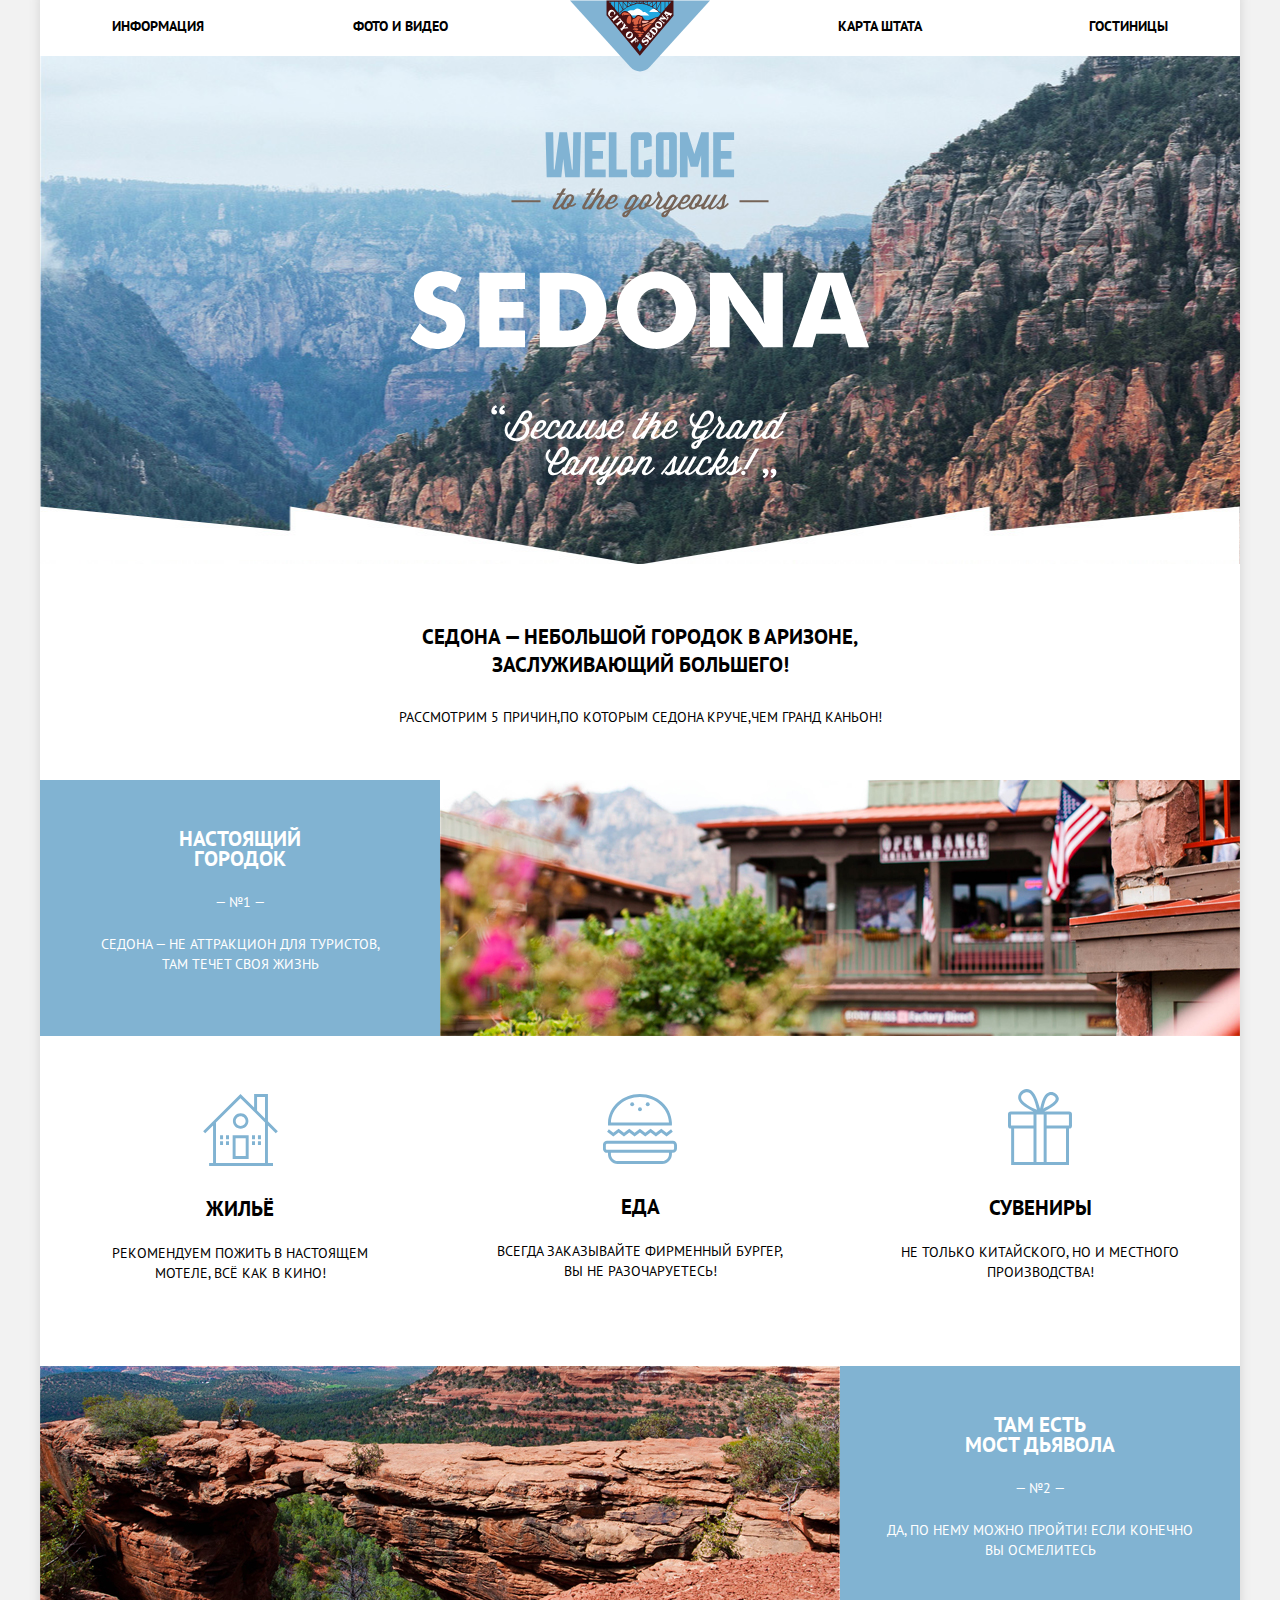
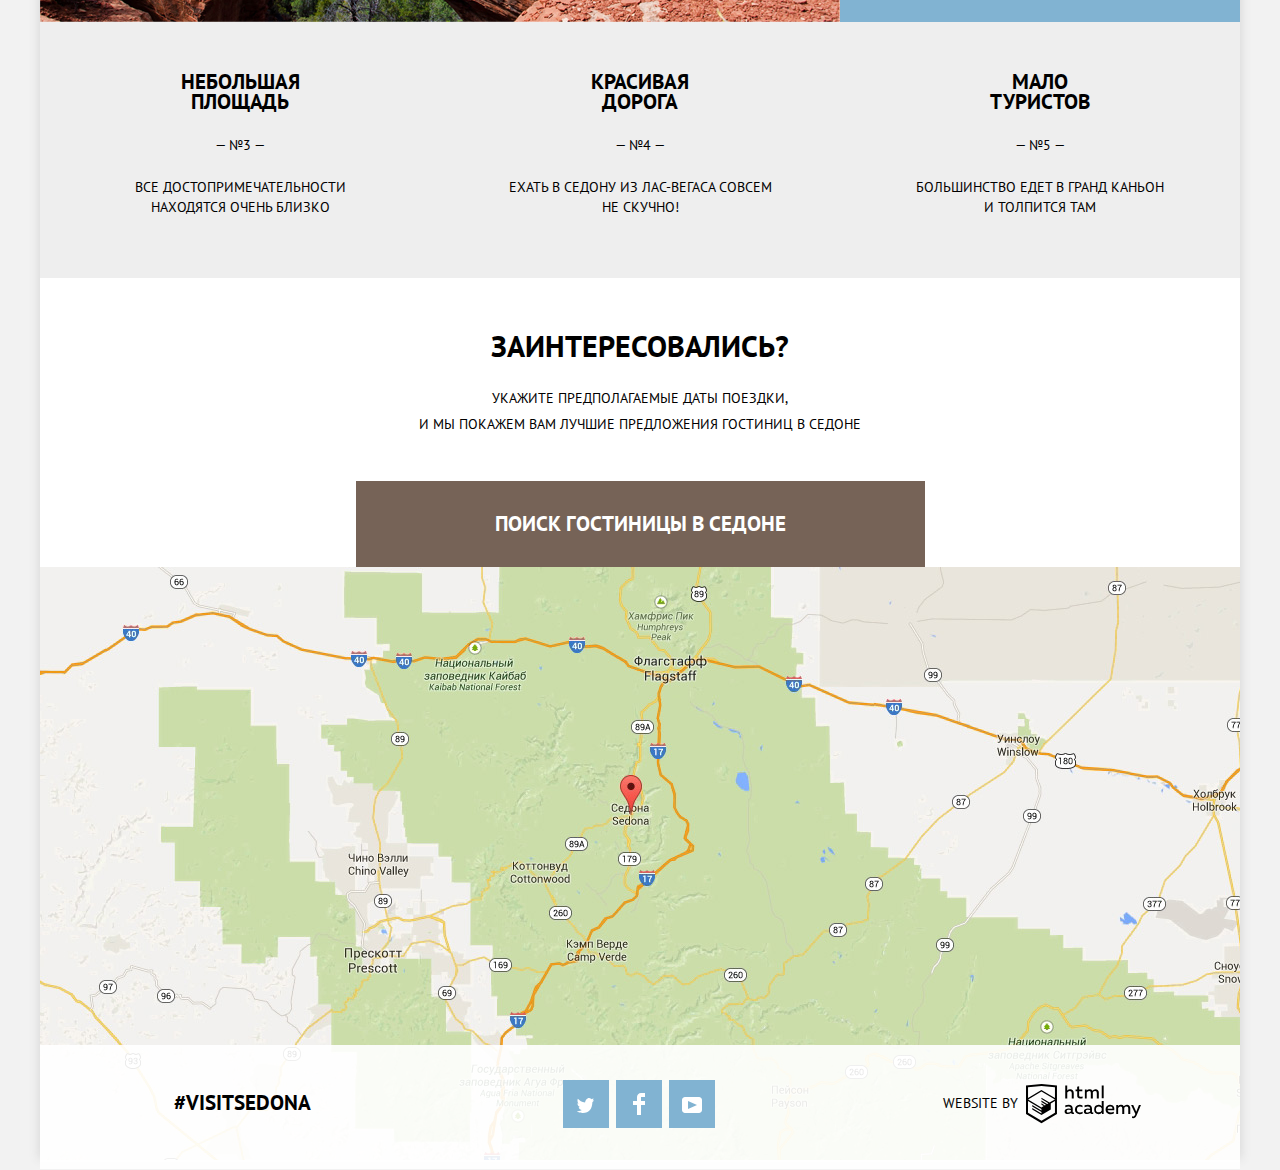
<file: index.html>
<!DOCTYPE html>
<html lang="ru">
  <head>
    <meta charset="utf-8">
    <title>HTML Academy: Седона</title>
    <link href="https://fonts.googleapis.com/css?family=PT+Sans:400,700&amp;subset=cyrillic" rel="stylesheet">
    <link href="css/normalize.css" rel="stylesheet">
    <link href="css/style.css" rel="stylesheet">
  </head>
  <body class="main_page">
  <div class="container">
    <header class="main_header">
      <nav class="main_navigation ">
      <img class="header_main_logo" src="img/index-logo.svg" alt="Логотип городка Седона" width="140" height="72">
        <ul class="site_navigation">
          <li class="option_left"><a href="info.html" >Информация</a></li>
          <li class="option_left"><a href="media.html">Фото и видео</a></li>
          <li class="option_right"><a href="map.html">Карта штата</a></li>
          <li class="option_right"><a href="catalog.html">Гостиницы</a></li>
        </ul>
      </nav>
    </header>
    <main class="main_info">
      <section class="welcome">
        <h1 class="hidden">Sedona</h1>
        <img class="welcome_inscription" src="img/welcome.svg" alt="Надписи" width="460" height="350">
      </section>
      <section class="reasons_intro">
        <h2 class="hidden">Причины съезить в Седону</h2>
        <b>Седона — небольшой городок в Аризоне,<br>
          заслуживающий большего!</b>
        <p>
          Рассмотрим 5 причин,по которым Седона круче,чем Гранд Каньон!
        </p>
      </section>
      <section class="reasons_list">
        <section class="reasons">
          <div class="reason white_reason">
            <h2>Настоящий городок</h2>
            <span>— №1 —</span>
            <p class="centering">Седона — не аттракцион для туристов, там течет своя жизнь</p>
          </div>
            <img src="img/main-page-pic-1.jpg" alt="Красивое фото" width="800" height="256">
          </section>
          <section class="reasons">
            <div class="reason without_number">
              <div class="without_number_picture">
                <svg xmlns="http://www.w3.org/2000/svg" width="75" height="72" viewBox="0 0 75 72">
                  <g fill="#81B3D2">
                  <path d="M29.656 65.033h16V41.21h-16v23.823zm2.937-20.899h10.125V62.11H32.593V44.134z"/>
                  <path d="M72.771 39.253l2.076-2.068-9.908-9.865V0H51.127v13.567L37.5 0 .152 37.185l2.077 2.068 7.832-7.795v37.618H6.124V72h63.875v-2.924H64.94V31.458l7.831 7.795zM62.002 69.076H12.999V28.534L37.5 4.149l24.502 24.385v40.542zm0-44.682l-7.938-7.902V2.924h7.938v21.47z"/>
                  <path d="M29.906 27.08c0 4.261 3.47 7.713 7.75 7.713 4.279 0 7.75-3.452 7.75-7.713 0-4.259-3.471-7.713-7.75-7.713-4.281 0-7.75 3.454-7.75 7.713zm7.75-4.945c2.744 0 4.969 2.214 4.969 4.945 0 2.732-2.225 4.948-4.969 4.948-2.746 0-4.97-2.216-4.97-4.948 0-2.731 2.225-4.945 4.97-4.945zM17.061 41.21h3v3.919h-3zM22.999 41.21h3v3.919h-3zM17.061 47.182h3v3.919h-3zM22.999 47.182h3v3.919h-3zM48.998 41.21h3v3.919h-3zM54.936 41.21h3v3.919h-3zM48.998 47.182h3v3.919h-3zM54.936 47.182h3v3.919h-3z"/>
                  </g>
                </svg>
              </div>
              <h2>Жильё</h2>
              <p class="centering">Рекомендуем пожить в настоящем мотеле, всё как в кино!</p>
            </div>
            <div class="reason without_number">
              <div class="without_number_picture">
                <svg xmlns="http://www.w3.org/2000/svg" width="74" height="70" viewBox="0 0 74 70">
                  <g fill="#81B3D2">
                    <path d="M69.854 46.71H4.051c-2.274 0-4.135 1.94-4.135 4.313v3.504c0 2.372 1.861 4.313 4.135 4.313h.93v1.053c0 5.536 4.341 10.065 9.648 10.065h44.646c5.306 0 9.648-4.529 9.648-10.065V58.84h.93c2.274 0 4.135-1.941 4.135-4.313v-3.504c0-2.373-1.86-4.313-4.134-4.313zm-3.848 13.184c0 3.871-3.019 7.021-6.73 7.021H14.629c-3.711 0-6.731-3.15-6.731-7.021v-1.053h58.107v1.053zm5.065-5.367c0 .688-.558 1.271-1.218 1.271H4.051c-.66 0-1.217-.582-1.217-1.271v-3.504c0-.688.558-1.271 1.217-1.271h65.802c.66 0 1.218.582 1.218 1.271v3.504zM15.634 38.406l5.323 4.059 5.326-4.059 5.328 4.059 5.328-4.059 5.328 4.059 5.329-4.059 5.327 4.059 5.33-4.06 5.336 4.059 6.194-4.712-1.72-2.459-4.474 3.403-5.336-4.057-5.33 4.056-5.327-4.057-5.329 4.057-5.328-4.057-5.328 4.057-5.328-4.057-5.325 4.057-5.323-4.057-5.327 4.057-4.467-3.401-1.721 2.457 6.188 4.714zM7.978 31.544H68.855c.041-.619.069-1.241.069-1.87 0-.394-.016-.783-.032-1.173C68.227 12.657 54.186 0 36.952 0 19.719 0 5.677 12.657 5.013 28.501c-.017.39-.032.78-.032 1.173 0 .629.028 1.251.07 1.87h2.927zM36.952 3.043c15.591 0 28.35 11.316 29.021 25.458H7.931c.673-14.142 13.43-25.458 29.021-25.458z"/><ellipse cx="36.952" cy="15.26" rx="1.945" ry="2.03"/><ellipse cx="29.172" cy="10.23" rx="1.946" ry="2.03"/><ellipse cx="44.732" cy="10.23" rx="1.946" ry="2.03"/>
                  </g>
                </svg>
              </div>
              <h2>Еда</h2>
              <p class="centering">Всегда заказывайте фирменный бургер, вы не разочаруетесь!</p>
            </div>
            <div class="reason without_number souvenir">
              <div class="without_number_picture">
                <svg xmlns="http://www.w3.org/2000/svg" width="64" height="76" viewBox="0 0 64 76">
                  <path fill-rule="evenodd" clip-rule="evenodd" fill="#81B3D2" d="M61.097 22.501H36.312C50.125 15.602 51.229 11.25 50.72 8.816c-1.162-3.963-5.692-7.023-10.002-5.407-5.569 2.089-7.137 10.388-8.644 16.387-1.924-6.07-3.784-13.814-8.136-17.737C22.677.921 20.843-.205 18.175.031c-4.026.356-9.802 5.382-7.458 10.981 2.251 5.378 9.687 8.777 14.578 11.489H2.879A2.882 2.882 0 0 0 0 25.37v11.322a2.882 2.882 0 0 0 2.879 2.869h.274V76h57.841V39.561h.103a2.882 2.882 0 0 0 2.88-2.869V25.37a2.882 2.882 0 0 0-2.88-2.869zM42.413 5.944c2.103-.31 4.982 1.299 5.255 3.209.393 2.756-3.4 5.255-5.086 6.421-2.523 1.744-4.928 2.643-7.287 4.055.884-3.69 2.549-13.011 7.118-13.685zm-22.882 9.968c-2.225-1.485-6.544-4.431-6.44-7.771.112-3.595 5.743-6.57 8.814-3.886 3.856 3.371 5.713 11.105 7.119 16.557-3.249-1.539-6.328-2.788-9.493-4.9zm5.972 57.114H6.136V39.561h19.368v33.465zm0-36.502H3.046V25.538h22.457v10.986zm10.157 0v36.503h-7.174V25.538h7.174v10.986zm22.351 36.502H38.644V39.561h19.367v33.465zm2.92-36.502H38.644V25.538h22.287v10.986z"/>
                </svg>
              </div>
              <h2>Сувениры</h2>
              <p class="centering">Не только китайского, но и местного<br>производства!</p>
            </div>
          </section>
          <section class="reasons">
            <img src="img/main-page-pic-2.jpg" alt="Красивый вид" width="800" height="256">
            <div class="reason white_reason">
              <h2>Там есть<br>Мост дьявола</h2>
              <span>— №2 —</span>
              <p  class="devils_bridge_centering">Да, по нему можно пройти! Если конечно вы осмелитесь</p>
            </div>
          </section>
          <section class="reasons">
            <div class="reason second_color small_area">
              <h2>Небольшая площадь</h2>
              <span>— №3 —</span>
              <p>Все достопримечательности находятся очень близко</p>
            </div>
            <div class="reason second_color beautiful_highway">
              <h2>Красивая дорога</h2>
              <span>— №4 —</span>
              <p>Ехать в Седону из Лас-Вегаса совсем не скучно!</p>
            </div>
            <div class="reason second_color few_tourists">
              <h2>Мало туристов</h2>
              <span>— №5 —</span>
              <p>Большинство едет в гранд каньон и толпится там</p>
            </div>
          </section>
      </section>
      <section class="interesting">
        <h2>Заинтересовались?</h2>
        <p class="date_form">
          Укажите предполагаемые даты поездки,<br>
          И мы покажем вам лучшие предложения гостиниц в Седоне
        </p>
      </section>
      <section class="map">
        <a href="#" class="brown button close_open_button">
          Поиск гостиницы в Седоне
        </a>
        <div class="map_image" aria-label="Седона находится в США штате ,,Аризона,,(координаты 34.860988, -111.787756)">
          <iframe src="https://www.google.com/maps/embed?pb=!1m16!1m10!1m3!1d836633.2214480959!2d-111.6685898161538!3d35.00943502382285!2m1!3f0!3m2!1i1024!2i768!4f13.1!3m3!1m2!1s0x872da132f942b00d%3A0x5548c523fa6c8efd!2z0KHQtdC00L7QvdCwLCDQkNGA0LjQt9C-0L3QsCA4NjMzNiwg0KHQqNCQ!5e0!3m2!1sru!2sru!4v1545236852303" width="1200" height="595" style="border:0" allowfullscreen >
          </iframe>
        </div>
      </section>
      <section class="modal_window modal_close">
        <h2 class="hidden">Окно поиска отеля</h2>
        <form class="modal_form" action="#" method="get">
            <p>
              <label for="arrival_data_form">Дата заезда:</label>
              <input type="text" class="arrival_data_form" name="arrival_data" id="arrival_data_form" value="24 апреля 2017">
              <button type="button" class="button calendar calendar_first">
                <span class="hidden">Кнопка для открытия календаря-выбора</span>
                <svg version="1.1" id="Layer_4" xmlns="http://www.w3.org/2000/svg" xmlns:xlink="http://www.w3.org/1999/xlink" x="0px" y="0px"
                   width="21px" height="22px" viewBox="0 0 21 22" enable-background="new 0 0 21 22" xml:space="preserve">
                  <path d="M19.251,2.025h-2.845V0.648c0-0.381-0.294-0.689-0.656-0.689c-0.363,0-0.656,0.308-0.656,0.689v1.377h-3.938V0.648
                    c0-0.381-0.294-0.689-0.655-0.689c-0.363,0-0.657,0.308-0.657,0.689v1.377H5.906V0.648c0-0.381-0.294-0.689-0.656-0.689
                    c-0.363,0-0.657,0.308-0.657,0.689v1.377H1.75C0.784,2.025,0,2.847,0,3.862v16.302C0,21.179,0.784,22,1.75,22h17.501
                    C20.217,22,21,21.179,21,20.164V3.862C21,2.847,20.217,2.025,19.251,2.025z M19.688,20.164c0,0.253-0.195,0.459-0.437,0.459H1.75
                    c-0.241,0-0.438-0.206-0.438-0.459V3.862c0-0.253,0.196-0.459,0.438-0.459h2.844v1.378c0,0.381,0.294,0.689,0.657,0.689
                    c0.362,0,0.656-0.308,0.656-0.689V3.403h3.938v1.378c0,0.381,0.294,0.689,0.657,0.689c0.361,0,0.655-0.308,0.655-0.689V3.403h3.938
                    v1.378c0,0.381,0.293,0.689,0.656,0.689c0.362,0,0.656-0.308,0.656-0.689V3.403h2.845c0.241,0,0.437,0.206,0.437,0.459V20.164z"/>
                  <rect x="4.594" y="8.225" width="2.625" height="2.066"/>
                  <rect x="4.594" y="11.668" width="2.625" height="2.067"/>
                  <rect x="4.594" y="15.112" width="2.625" height="2.066"/>
                  <rect x="9.188" y="15.112" width="2.625" height="2.066"/>
                  <rect x="9.188" y="11.668" width="2.625" height="2.067"/>
                  <rect x="9.188" y="8.225" width="2.625" height="2.066"/>
                  <rect x="13.781" y="15.112" width="2.625" height="2.066"/>
                  <rect x="13.781" y="11.668" width="2.625" height="2.067"/>
                  <rect x="13.781" y="8.225" width="2.625" height="2.066"/>
                </svg>
              </button>
            </p>
            <p>
              <label for="departure_data_form">Дата выезда:</label>
              <input type="text" class="departure_data_form" name="departure_data" id="departure_data_form" value="4 июля 2017">
              <button type="button" class="button calendar calendar_second">
                <span class="hidden">Кнопка для открытия календаря-выбора</span>
                <svg version="1.1" id="Layer_5" xmlns="http://www.w3.org/2000/svg" xmlns:xlink="http://www.w3.org/1999/xlink" x="0px" y="0px"
                   width="21px" height="22px" viewBox="0 0 21 22" enable-background="new 0 0 21 22" xml:space="preserve">
                  <path d="M19.251,2.025h-2.845V0.648c0-0.381-0.294-0.689-0.656-0.689c-0.363,0-0.656,0.308-0.656,0.689v1.377h-3.938V0.648
                    c0-0.381-0.294-0.689-0.655-0.689c-0.363,0-0.657,0.308-0.657,0.689v1.377H5.906V0.648c0-0.381-0.294-0.689-0.656-0.689
                    c-0.363,0-0.657,0.308-0.657,0.689v1.377H1.75C0.784,2.025,0,2.847,0,3.862v16.302C0,21.179,0.784,22,1.75,22h17.501
                    C20.217,22,21,21.179,21,20.164V3.862C21,2.847,20.217,2.025,19.251,2.025z M19.688,20.164c0,0.253-0.195,0.459-0.437,0.459H1.75
                    c-0.241,0-0.438-0.206-0.438-0.459V3.862c0-0.253,0.196-0.459,0.438-0.459h2.844v1.378c0,0.381,0.294,0.689,0.657,0.689
                    c0.362,0,0.656-0.308,0.656-0.689V3.403h3.938v1.378c0,0.381,0.294,0.689,0.657,0.689c0.361,0,0.655-0.308,0.655-0.689V3.403h3.938
                    v1.378c0,0.381,0.293,0.689,0.656,0.689c0.362,0,0.656-0.308,0.656-0.689V3.403h2.845c0.241,0,0.437,0.206,0.437,0.459V20.164z"/>
                  <rect x="4.594" y="8.225" width="2.625" height="2.066"/>
                  <rect x="4.594" y="11.668" width="2.625" height="2.067"/>
                  <rect x="4.594" y="15.112" width="2.625" height="2.066"/>
                  <rect x="9.188" y="15.112" width="2.625" height="2.066"/>
                  <rect x="9.188" y="11.668" width="2.625" height="2.067"/>
                  <rect x="9.188" y="8.225" width="2.625" height="2.066"/>
                  <rect x="13.781" y="15.112" width="2.625" height="2.066"/>
                  <rect x="13.781" y="11.668" width="2.625" height="2.067"/>
                  <rect x="13.781" y="8.225" width="2.625" height="2.066"/>
                </svg>
              </button>
            </p>
            <p>
              <label for="grownup_form">Взрослые:</label>
              <button class="button grownup_minus modal_button" type="button">
                <span class="hidden">кнопка для уменьшения количества взрослых в форме</span>
              </button>
              <input type="text" class="grownup_form" name="grownup" id="grownup_form" value="2">
              <button  class="button grownup_plus modal_button" type="button">
                <span class="hidden">кнопка для увеличения количества взрослых в форме</span>
              </button>

              <label for="child_form">Дети:</label>
              <button  class="button child_minus modal_button" type="button">
                <span class="hidden">кнопка для уменьшения количества детей в форме</span>
              </button>
              <input type="text" class="child_form" name="child" id="child_form" value="0">
              <button  class="button child_plus modal_button" type="button">
                <span class="hidden">кнопка для увеличения количества детей в форме</span>
              </button>
            </p>
            <div>
              <button class="blue button search_button" type="submit">
                Найти
              </button>
            </div>
        </form>
      </section>
    </main>
    <footer class="main_footer">
      <div class="focus_text footer_hashtag">
        <a href="#" class="hashtag" >
          #VISITSEDONA
        </a>
      </div>
      <div class="footer_social">
        <a class="social_button blue" href="#">
          <span class="hidden">Твиттер</span>
          <div class="icon-twitter">
            <svg version="1.1" id="Layer_1" xmlns="http://www.w3.org/2000/svg" xmlns:xlink="http://www.w3.org/1999/xlink" x="0px" y="0px"
              width="17" height="15" viewBox="0 0 17 15" enable-background="new 0 0 17 15" xml:space="preserve">
                <path d="M10.95,0.144c1.685-0.496,2.984,0.27,3.577,1.179c0.673-0.231,1.331-0.481,2.011-0.708
                c-0.004,0.861-0.522,1.513-0.857,1.768c0.685,0.17,1.304-0.491,1.304-0.491c-0.169,1-1.006,1.788-1.563,2.024
                c-0.231,6.75-3.175,11.217-10.077,11.082c-0.522,0,0.075,0-0.446,0c-0.41,0-4.164-0.46-4.898-1.887
                c2.271,0.196,3.893-0.422,4.693-1.177c-0.96-0.3-2.679-0.477-2.979-2.95C2.064,9.09,2.279,9.212,2.905,9.103
                C1.705,8.247,0.374,7.53,0.448,5.33c0.285,0.328,1.067,0.536,1.34,0.472c-0.703-0.241-1.97-3.36-0.894-4.952
                c1.818,1.854,3.735,3.606,7.152,3.773C8.254,2.33,9.183,0.793,10.95,0.144z"/>
            </svg>
          </div>
        </a>
        <a class="social_button blue" href="#">
          <span class="hidden">Фейсбук</span>
          <div class="icon-facebook">
            <svg version="1.1" id="Layer_2" xmlns="http://www.w3.org/2000/svg" xmlns:xlink="http://www.w3.org/1999/xlink" x="0px" y="0px"
              width="12" height="22" viewBox="0 0 12 22" enable-background="new 0 0 12 22" xml:space="preserve">
              <path d="M12,4V0H8C5.791,0,4,1.791,4,4v4H0v4h4v10h4V12h4V8H8V4H12z"/>
            </svg>
          </div>
        </a>
        <a class="social_button blue" href="#">
          <span class="hidden">Ютуб</span>
          <div class="icon-youtube">
            <svg version="1.1" id="Layer_23" xmlns="http://www.w3.org/2000/svg" xmlns:xlink="http://www.w3.org/1999/xlink" x="0px" y="0px"
             width="20" height="16" viewBox="0 0 20 16" enable-background="new 0 0 20 16" xml:space="preserve">
             <path d="M17,0H3C1.35,0,0,1.35,0,3v10c0,1.65,1.35,3,3,3h14c1.65,0,3-1.35,3-3V3C20,1.35,18.65,0,17,0z
             M6.027,11.998V4.002L15.014,8L6.027,11.998z"/>
           </svg>
          </div>
        </a>
      </div>
      <div class="footer_copyright">
        <span class="website_by">
          Website by
        </span>
        <a href="https://htmlacademy.ru/intensive/htmlcss" class="copyright_link">
          <div class="htmlacademy_logo">
            <svg id="htmlacademy" data-name="Layer 3" xmlns="http://www.w3.org/2000/svg" viewBox="0 0 108.08 36.85" width="115px" height="41px">
              <path d="M44.61,26.88a2,2,0,0,0,.55-0.1v1.33a3.25,3.25,0,0,1-1.18.21,1.67,1.67,0,0,1-1.67-1,4.84,4.84,0,0,1-3.14,1.08c-1.51,0-2.91-.83-2.91-2.55,0-2.13,2-2.79,3.71-2.79a11.08,11.08,0,0,1,2.17.25v-0.3c0-1-.76-1.77-2.19-1.77a7.42,7.42,0,0,0-3,.64v-1.7a10.21,10.21,0,0,1,3.19-.55c2.36,0,3.81,1.12,3.81,3.65v3a0.54,0.54,0,0,0,.49.59h0.17Zm-6.44-1.13A1.35,1.35,0,0,0,39.63,27h0.11a3.39,3.39,0,0,0,2.41-1V24.58a9.72,9.72,0,0,0-1.81-.21c-1,0-2.16.33-2.16,1.38h0Zm12.36-6.11a5,5,0,0,1,2.57.64V22a4.08,4.08,0,0,0-2.3-.7,2.75,2.75,0,1,0,0,5.49,5,5,0,0,0,2.43-.64v1.71a6.27,6.27,0,0,1-2.76.57A4.21,4.21,0,0,1,46,24.51q0-.21,0-0.41a4.32,4.32,0,0,1,4.18-4.46h0.38Zm12.17,7.24a2,2,0,0,0,.55-0.1v1.33a3.25,3.25,0,0,1-1.18.21,1.67,1.67,0,0,1-1.67-1,4.84,4.84,0,0,1-3.14,1.08c-1.51,0-2.91-.83-2.91-2.55,0-2.13,2-2.79,3.71-2.79a11.08,11.08,0,0,1,2.17.25v-0.3c0-1-.76-1.77-2.19-1.77a7.42,7.42,0,0,0-3,.64v-1.7a10.21,10.21,0,0,1,3.19-.55c2.36,0,3.81,1.12,3.81,3.65v3a0.54,0.54,0,0,0,.49.59h0.17Zm-6.44-1.13A1.35,1.35,0,0,0,57.73,27h0.11a3.39,3.39,0,0,0,2.41-1V24.58a9.72,9.72,0,0,0-1.81-.21c-1.06,0-2.16.33-2.16,1.38h0ZM73,16V28.2H71.35V26.88a3.88,3.88,0,0,1-3.19,1.54,4.4,4.4,0,0,1,0-8.78,3.81,3.81,0,0,1,3,1.3V16H73Zm-4.53,5.22a2.76,2.76,0,1,0,0,5.52A2.86,2.86,0,0,0,71.15,25V23A2.91,2.91,0,0,0,68.49,21.27ZM79,19.64c3.31,0,4.46,2.68,3.92,5.09H76.7c0.21,1.5,1.67,2.11,3.19,2.11a6.11,6.11,0,0,0,2.64-.59v1.6a7.14,7.14,0,0,1-3,.57C77,28.42,74.78,27,74.78,24a4.18,4.18,0,0,1,4-4.39H79Zm0.09,1.54a2.28,2.28,0,0,0-2.44,2.1v0.06H81.3A2,2,0,0,0,79.13,21.18Zm5.73,7V19.87h1.65v1a3.81,3.81,0,0,1,2.78-1.27A2.86,2.86,0,0,1,91.89,21a4.12,4.12,0,0,1,2.91-1.33A3.06,3.06,0,0,1,98,23V28.2h-1.9V23.05a1.59,1.59,0,0,0-1.42-1.75H94.42a2.8,2.8,0,0,0-2.07,1.12V28.2h-1.9V23.05A1.59,1.59,0,0,0,89,21.31H88.8a3,3,0,0,0-2.21,1.29v5.63H84.86Zm21.31-8.33h1.9l-3.91,9.46c-0.9,2.17-2.09,2.86-3.35,2.86a4.76,4.76,0,0,1-1.1-.14V30.46a2.86,2.86,0,0,0,.85.12c0.9,0,1.58-.64,2.07-1.9l0.17-.42-4-8.4h2l2.86,6.29ZM38.73,1.46V6.22a3.81,3.81,0,0,1,2.7-1.14,3.25,3.25,0,0,1,3.44,3.4v5.15H43V8.72a1.81,1.81,0,0,0-1.61-2h-0.3a2.93,2.93,0,0,0-2.32,1.39v5.52h-1.9V1.46h1.9ZM49.94,2.31v3h3V6.91h-3v3.81c0,1.1.5,1.46,1.58,1.46a4.49,4.49,0,0,0,1.69-.33v1.6A6.8,6.8,0,0,1,51,13.8a2.55,2.55,0,0,1-2.86-2.74V6.89H46.58V5.26h1.5V2.74Zm5.4,11.31V5.28H57v1A3.81,3.81,0,0,1,59.77,5a2.86,2.86,0,0,1,2.6,1.33A4.12,4.12,0,0,1,65.28,5,3.06,3.06,0,0,1,68.44,8.4v5.21h-1.9V8.46a1.59,1.59,0,0,0-1.42-1.75H64.89a2.8,2.8,0,0,0-2.07,1.12v5.78h-1.9V8.46A1.59,1.59,0,0,0,59.5,6.71H59.27A3,3,0,0,0,57.06,8v5.63H55.34ZM71.17,1.45H73V13.6H71.17V1.45ZM14.71,0H14.55L0,1.54V28.21l14.55,8.66,14.55-8.66V1.54Zm12.5,27.1L14.55,34.64,1.9,27.12V16.18l12.59,7.5V25L5.86,19.9v1.31l8.68,5.21v1.39L5.87,22.65V24l8.68,5.21,8.75-5.24V18.31L27.2,16V27.12Zm0-12.53-3.48,2-1.6,1L14.51,13v1.31L21,18.23H21l-0.14.09-1,.54-5.37-3.2V17l4.24,2.52-1,.67-3.2-1.9v1.31l2.1,1.24L14.5,22.1,2,14.65,14.51,7.11Zm0-1.32L14.49,5.76,1.91,13.25v-10L14.56,1.92,27.21,3.25v10h0Z" />
          </svg>
          </div>
        </a>
      </div>
    </footer>
  </div>
  <script src="js/squeezed-script.js"></script>
  </body>
</html>
</file>
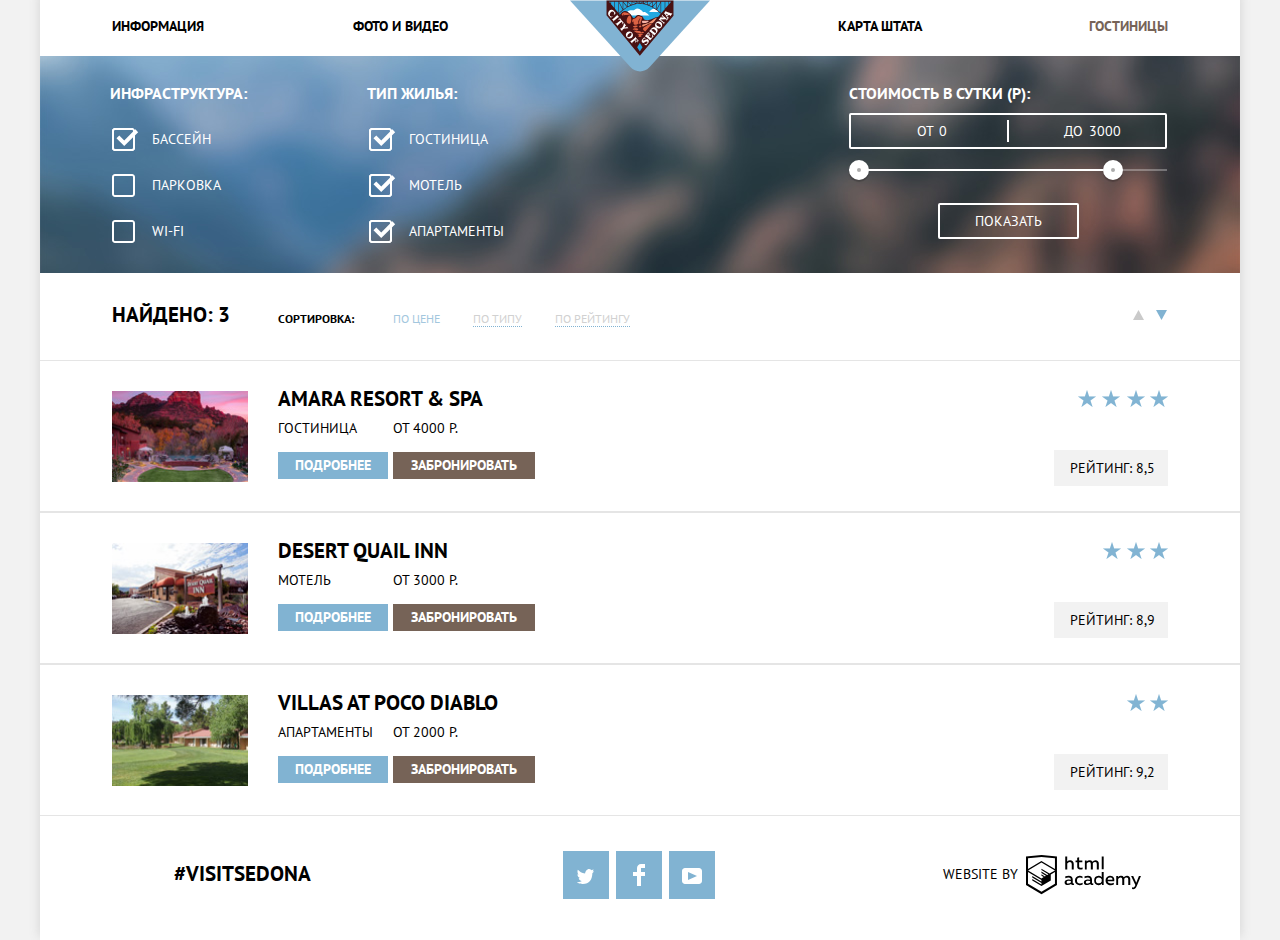
<file: catalog.html>
<!DOCTYPE html>
<html lang="ru">
  <head>
    <meta charset="utf-8">
    <title>HTML Academy: Седона : Гостиницы </title>
    <link href="https://fonts.googleapis.com/css?family=PT+Sans:400,700&amp;subset=cyrillic" rel="stylesheet">
    <link href="css/normalize.css" rel="stylesheet">
    <link href="css/style.css" rel="stylesheet">
  </head>
  <body class="other_page">
  <div class="container">
    <header class="main_header">
      <nav class="main_navigation">
        <a class="header_main_logo_flex" href="index.html">
          <img class="header_main_logo" src="img/index-logo.svg" alt="Логотип городка Седона" width="140" height="72">
        </a>
        <ul class="site_navigation">
          <li class="option_left"><a href="info.html" >Информация</a></li>
          <li class="option_left"><a href="media.html">Фото и видео</a></li>
          <li class="option_right"><a href="map.html">Карта штата</a></li>
          <li class="other_page_site_navigation_active option_right"><a>Гостиницы</a></li>
        </ul>
      </nav>
    </header>
    <main class="main_info">
      <h1 class="hidden">Гостиницы в Седоне</h1>
      <section class="filter">
        <form class="filter" method="get" action="#">
          <fieldset class="filter_infrastructure">
            <legend>Инфраструктура:</legend>
            <ul>
              <li class="filter_option">
                <input class="hidden filter_input_checkbox" type="checkbox" name="checkbox_pool" id="checkbox_pool" checked>
                <label for="checkbox_pool">Бассейн</label>
              </li>
              <li class="filter_option">
                <input class="hidden filter_input_checkbox" type="checkbox" name="checkbox_parking" id="checkbox_parking">
                <label for="checkbox_parking">Парковка</label>
              </li>
              <li class="filter_option">
                <input class="hidden filter_input_checkbox" type="checkbox" name="checkbox_wifi" id="checkbox_wifi">
                <label for="checkbox_wifi">Wi-Fi</label>
              </li>
            </ul>
          </fieldset>
          <fieldset class="filter_housing">
            <legend>Тип жилья:</legend>
            <ul>
              <li class="filter_option">
                <input class="hidden filter_input_checkbox" type="checkbox" name="checkbox_hotel" id="checkbox_hotel" checked>
                <label for="checkbox_hotel">Гостиница</label>
              </li>
              <li class="filter_option">
                <input class="hidden filter_input_checkbox" type="checkbox" name="checkbox_Motel" id="checkbox_Motel" checked>
                <label for="checkbox_Motel">Мотель</label>
              </li>
              <li class="filter_option">
                <input class="hidden filter_input_checkbox" type="checkbox" name="checkbox_apartment" id="checkbox_apartment" checked>
                <label for="checkbox_apartment">Апартаменты</label>
              </li>
            </ul>
          </fieldset>
          <div class="filter_range">
              <p class="filter_title">Стоимость в сутки (Р):</p>
              <div class="price_control">
                <label class="min_price">от
                  <input type="text" name="min_price" value="0">
                </label>
                <label class="max_price">до
                  <input type="text" name="max_price" value="3000">
                </label>
              </div>
              <div class="range_control">
                <div class="scale">
                  <div class="bar"></div>
                  <div class="range_toggle range_min"></div>
                  <div class="range_toggle range_max"></div>
                </div>
              </div>
              <button class="show_button" type="submit">Показать</button>
          </div>
        </form>
      </section>
      <section class="search_result">
        <div class="sorting">
          <span>Найдено: 3</span>
        </div>
        <div class="sorting_way">
          <h2>Сортировка:</h2>
          <ul class="ways">
            <li class="active_way"><a>По цене</a></li>
            <li><a href="#">По типу</a></li>
            <li><a href="#">По рейтингу</a></li>
          </ul>
        </div>
        <div class="sorting_buttons">
          <a class="min-max_button min_max_buttons" href="#">
            <svg xmlns="http://www.w3.org/2000/svg" width="11" height="10" viewBox="0 0 11 10">
              <path d="M5.5 10L0 0h11"/>
            </svg>
          </a>
          <a class="max-min_button active_button min_max_buttons" href="#">
            <svg xmlns="http://www.w3.org/2000/svg" width="11" height="10" viewBox="0 0 11 10">
              <path d="M5.5 10L0 0h11"/>
            </svg>
          </a>
        </div>
      </section>
      <article class="result">
        <div class="hotel_img">
          <img src="img/pic-1.jpg" alt="Отель ,,AMARA RESORT & SPA,," width="136" height="90" >
        </div>
        <div class="name_detali_and_buttons">
          <div class="focus_text hotel_name">
            <a href="#">
              <h2>AMARA RESORT & SPA</h2>
            </a>
          </div>
          <div class="buttons_detail">
            <div class="hotel_and_button">
              <span class="detail_hotel">
                Гостиница
              </span>
              <a href="#" class="blue button">Подробнее</a>
            </div>
            <div class="price_and_button">
              <span class="detail_price">
                От 4000 р.
              </span>
              <a href="#" class="brown button">Забронировать</a>
            </div>
          </div>
        </div>
        <div class="rating">
          <div class="rating_star">
            <svg xmlns="http://www.w3.org/2000/svg" xmlns:xlink="http://www.w3.org/1999/xlink" width="90" height="17" viewBox="0 0 90 17">
              <image id="_" data-name="★ " width="90" height="17" xlink:href="[data-uri]"/>
            </svg>
          </div>
          <p>Рейтинг: 8,5</p>
        </div>
      </article>
      <article class="result">
        <div class="hotel_img">
          <img src="img/pic-2.jpg" alt="Отель ,,Desert Quail inn,," width="136" height="90" >
        </div>
        <div class="name_detali_and_buttons">
          <div class="focus_text hotel_name">
            <a href="#">
              <h2>Desert Quail inn</h2>
            </a>
          </div>
          <div class="buttons_detail">
            <div class="hotel_and_button">
              <span class="detail_hotel">
                Мотель
              </span>
              <a href="#" class="blue button">Подробнее</a>
            </div>
            <div class="price_and_button">
              <span class="detail_price">
                От 3000 р.
              </span>
              <a href="#" class="brown button">Забронировать</a>
            </div>
          </div>
        </div>
        <div class="rating">
          <div class="rating_star">
            <svg xmlns="http://www.w3.org/2000/svg" xmlns:xlink="http://www.w3.org/1999/xlink" width="65" height="17" viewBox="0 0 65 17">
              <image id="_копия_3" data-name="★  копия 3" width="65" height="17" xlink:href="[data-uri]"/>
            </svg>
          </div>
          <p>Рейтинг: 8,9</p>
        </div>
      </article>
      <article class="result">
        <div class="hotel_img">
          <img src="img/pic-3.jpg" alt="Отель ,,Villas at Poco Diablo,," width="136" height="90" >
        </div>
        <div class="name_detali_and_buttons">
          <div class="focus_text hotel_name">
            <a href="#">
              <h2>Villas at Poco Diablo</h2>
            </a>
          </div>
          <div class="buttons_detail">
            <div class="hotel_and_button">
              <span class="detail_hotel">
                Апартаменты
              </span>
              <a href="#" class="blue button">Подробнее</a>
            </div>
            <div class="price_and_button">
              <span class="detail_price">
                От 2000 р.
              </span>
              <a href="#" class="brown button">Забронировать</a>
            </div>
          </div>
        </div>
        <div class="rating">
          <div class="rating_star">
            <svg xmlns="http://www.w3.org/2000/svg" xmlns:xlink="http://www.w3.org/1999/xlink" width="41" height="17" viewBox="0 0 41 17">
              <image id="_копия_5" data-name="★  копия 5" width="41" height="17" xlink:href="[data-uri]"/>
            </svg>
          </div>
          <p>Рейтинг: 9,2</p>
        </div>
      </article>
    </main>
    <footer class="main_footer">
      <div class="focus_text footer_hashtag">
        <a href="#" class="hashtag" >
          #VISITSEDONA
        </a>
      </div>
      <div class="footer_social">
        <a class="social_button blue" href="#">
          <span class="hidden">Твиттер</span>
          <div class="icon-twitter">
            <svg version="1.1" id="Layer_1" xmlns="http://www.w3.org/2000/svg" xmlns:xlink="http://www.w3.org/1999/xlink" x="0px" y="0px"
              width="17" height="15" viewBox="0 0 17 15" enable-background="new 0 0 17 15" xml:space="preserve">
              	<path d="M10.95,0.144c1.685-0.496,2.984,0.27,3.577,1.179c0.673-0.231,1.331-0.481,2.011-0.708
              	c-0.004,0.861-0.522,1.513-0.857,1.768c0.685,0.17,1.304-0.491,1.304-0.491c-0.169,1-1.006,1.788-1.563,2.024
              	c-0.231,6.75-3.175,11.217-10.077,11.082c-0.522,0,0.075,0-0.446,0c-0.41,0-4.164-0.46-4.898-1.887
          			c2.271,0.196,3.893-0.422,4.693-1.177c-0.96-0.3-2.679-0.477-2.979-2.95C2.064,9.09,2.279,9.212,2.905,9.103
          			C1.705,8.247,0.374,7.53,0.448,5.33c0.285,0.328,1.067,0.536,1.34,0.472c-0.703-0.241-1.97-3.36-0.894-4.952
          			c1.818,1.854,3.735,3.606,7.152,3.773C8.254,2.33,9.183,0.793,10.95,0.144z"/>
            </svg>
          </div>
        </a>
        <a class="social_button blue" href="#">
          <span class="hidden">Фейсбук</span>
          <div class="icon-facebook">
            <svg version="1.1" id="Layer_2" xmlns="http://www.w3.org/2000/svg" xmlns:xlink="http://www.w3.org/1999/xlink" x="0px" y="0px"
              width="12" height="22" viewBox="0 0 12 22" enable-background="new 0 0 12 22" xml:space="preserve">
              <path d="M12,4V0H8C5.791,0,4,1.791,4,4v4H0v4h4v10h4V12h4V8H8V4H12z"/>
            </svg>
          </div>
        </a>
        <a class="social_button blue" href="#">
          <span class="hidden">Ютуб</span>
          <div class="icon-youtube">
            <svg version="1.1" id="Layer_23" xmlns="http://www.w3.org/2000/svg" xmlns:xlink="http://www.w3.org/1999/xlink" x="0px" y="0px"
          	 width="20" height="16" viewBox="0 0 20 16" enable-background="new 0 0 20 16" xml:space="preserve">
             <path d="M17,0H3C1.35,0,0,1.35,0,3v10c0,1.65,1.35,3,3,3h14c1.65,0,3-1.35,3-3V3C20,1.35,18.65,0,17,0z
          	 M6.027,11.998V4.002L15.014,8L6.027,11.998z"/>
           </svg>
          </div>
        </a>
      </div>
      <div class="footer_copyright">
        <span class="website_by">
          Website by
        </span>
        <a href="https://htmlacademy.ru/intensive/htmlcss" class="copyright_link">
          <div class="htmlacademy_logo">
            <svg id="htmlacademy" data-name="Layer 3" xmlns="http://www.w3.org/2000/svg" viewBox="0 0 108.08 36.85" width="115px" height="41px">
              <path d="M44.61,26.88a2,2,0,0,0,.55-0.1v1.33a3.25,3.25,0,0,1-1.18.21,1.67,1.67,0,0,1-1.67-1,4.84,4.84,0,0,1-3.14,1.08c-1.51,0-2.91-.83-2.91-2.55,0-2.13,2-2.79,3.71-2.79a11.08,11.08,0,0,1,2.17.25v-0.3c0-1-.76-1.77-2.19-1.77a7.42,7.42,0,0,0-3,.64v-1.7a10.21,10.21,0,0,1,3.19-.55c2.36,0,3.81,1.12,3.81,3.65v3a0.54,0.54,0,0,0,.49.59h0.17Zm-6.44-1.13A1.35,1.35,0,0,0,39.63,27h0.11a3.39,3.39,0,0,0,2.41-1V24.58a9.72,9.72,0,0,0-1.81-.21c-1,0-2.16.33-2.16,1.38h0Zm12.36-6.11a5,5,0,0,1,2.57.64V22a4.08,4.08,0,0,0-2.3-.7,2.75,2.75,0,1,0,0,5.49,5,5,0,0,0,2.43-.64v1.71a6.27,6.27,0,0,1-2.76.57A4.21,4.21,0,0,1,46,24.51q0-.21,0-0.41a4.32,4.32,0,0,1,4.18-4.46h0.38Zm12.17,7.24a2,2,0,0,0,.55-0.1v1.33a3.25,3.25,0,0,1-1.18.21,1.67,1.67,0,0,1-1.67-1,4.84,4.84,0,0,1-3.14,1.08c-1.51,0-2.91-.83-2.91-2.55,0-2.13,2-2.79,3.71-2.79a11.08,11.08,0,0,1,2.17.25v-0.3c0-1-.76-1.77-2.19-1.77a7.42,7.42,0,0,0-3,.64v-1.7a10.21,10.21,0,0,1,3.19-.55c2.36,0,3.81,1.12,3.81,3.65v3a0.54,0.54,0,0,0,.49.59h0.17Zm-6.44-1.13A1.35,1.35,0,0,0,57.73,27h0.11a3.39,3.39,0,0,0,2.41-1V24.58a9.72,9.72,0,0,0-1.81-.21c-1.06,0-2.16.33-2.16,1.38h0ZM73,16V28.2H71.35V26.88a3.88,3.88,0,0,1-3.19,1.54,4.4,4.4,0,0,1,0-8.78,3.81,3.81,0,0,1,3,1.3V16H73Zm-4.53,5.22a2.76,2.76,0,1,0,0,5.52A2.86,2.86,0,0,0,71.15,25V23A2.91,2.91,0,0,0,68.49,21.27ZM79,19.64c3.31,0,4.46,2.68,3.92,5.09H76.7c0.21,1.5,1.67,2.11,3.19,2.11a6.11,6.11,0,0,0,2.64-.59v1.6a7.14,7.14,0,0,1-3,.57C77,28.42,74.78,27,74.78,24a4.18,4.18,0,0,1,4-4.39H79Zm0.09,1.54a2.28,2.28,0,0,0-2.44,2.1v0.06H81.3A2,2,0,0,0,79.13,21.18Zm5.73,7V19.87h1.65v1a3.81,3.81,0,0,1,2.78-1.27A2.86,2.86,0,0,1,91.89,21a4.12,4.12,0,0,1,2.91-1.33A3.06,3.06,0,0,1,98,23V28.2h-1.9V23.05a1.59,1.59,0,0,0-1.42-1.75H94.42a2.8,2.8,0,0,0-2.07,1.12V28.2h-1.9V23.05A1.59,1.59,0,0,0,89,21.31H88.8a3,3,0,0,0-2.21,1.29v5.63H84.86Zm21.31-8.33h1.9l-3.91,9.46c-0.9,2.17-2.09,2.86-3.35,2.86a4.76,4.76,0,0,1-1.1-.14V30.46a2.86,2.86,0,0,0,.85.12c0.9,0,1.58-.64,2.07-1.9l0.17-.42-4-8.4h2l2.86,6.29ZM38.73,1.46V6.22a3.81,3.81,0,0,1,2.7-1.14,3.25,3.25,0,0,1,3.44,3.4v5.15H43V8.72a1.81,1.81,0,0,0-1.61-2h-0.3a2.93,2.93,0,0,0-2.32,1.39v5.52h-1.9V1.46h1.9ZM49.94,2.31v3h3V6.91h-3v3.81c0,1.1.5,1.46,1.58,1.46a4.49,4.49,0,0,0,1.69-.33v1.6A6.8,6.8,0,0,1,51,13.8a2.55,2.55,0,0,1-2.86-2.74V6.89H46.58V5.26h1.5V2.74Zm5.4,11.31V5.28H57v1A3.81,3.81,0,0,1,59.77,5a2.86,2.86,0,0,1,2.6,1.33A4.12,4.12,0,0,1,65.28,5,3.06,3.06,0,0,1,68.44,8.4v5.21h-1.9V8.46a1.59,1.59,0,0,0-1.42-1.75H64.89a2.8,2.8,0,0,0-2.07,1.12v5.78h-1.9V8.46A1.59,1.59,0,0,0,59.5,6.71H59.27A3,3,0,0,0,57.06,8v5.63H55.34ZM71.17,1.45H73V13.6H71.17V1.45ZM14.71,0H14.55L0,1.54V28.21l14.55,8.66,14.55-8.66V1.54Zm12.5,27.1L14.55,34.64,1.9,27.12V16.18l12.59,7.5V25L5.86,19.9v1.31l8.68,5.21v1.39L5.87,22.65V24l8.68,5.21,8.75-5.24V18.31L27.2,16V27.12Zm0-12.53-3.48,2-1.6,1L14.51,13v1.31L21,18.23H21l-0.14.09-1,.54-5.37-3.2V17l4.24,2.52-1,.67-3.2-1.9v1.31l2.1,1.24L14.5,22.1,2,14.65,14.51,7.11Zm0-1.32L14.49,5.76,1.91,13.25v-10L14.56,1.92,27.21,3.25v10h0Z" />
          </svg>
          </div>
        </a>
      </div>
    </footer>
  </div>
  </body>
</html>
</file>
<file: css/style.css>
.hidden:not(:focus):not(:active),
input[type="checkbox"].hidden,
input[type="radio"].hidden {
  position: absolute;
  width: 1px;
  height: 1px;
  margin: -1px;
  border: 0;
  padding: 0;
  white-space: nowrap;
  -webkit-clip-path: inset(100%);
          clip-path: inset(100%);
  clip: rect(0 0 0 0);
  overflow: hidden;
}

body {
  margin: 0;
  padding: 0;
  font-family: "PT Sans", "Arial", sans-serif;
  font-size:14px;
  line-height:26px;
  font-weight:normal;
  color:#000000;
  text-transform: uppercase;
  list-style: none;
  text-decoration: none;

  background-color:#f2f2f2;
}

a {
  text-decoration: none;
}

img {
  max-width: 100%;
  height: auto;
}

.site_navigation {
  font-size: 14px;
  line-height: 26px;
  font-weight:700;
  color:#000000;
  list-style: none;
  display:-webkit-box;
  display:-ms-flexbox;
  display:flex;
  -webkit-box-orient:horizontal;
  -webkit-box-direction:normal;
      -ms-flex-direction:row;
          flex-direction:row;
  -ms-flex-wrap:wrap;
      flex-wrap:wrap;
  -webkit-box-pack:justify;
      -ms-flex-pack:justify;
          justify-content:space-between;
  padding: 0;
  list-style: none;
  margin-top:0px;
}

.site_navigation a {
  color: #000000;
  display:inline-block;
  vertical-align:center;
  margin-top:13px;
  width:98px;
}

.site_navigation {
  margin-left:72px;
  margin-right:72px;
  min-height:42px;
}

.option_left a{
  text-align:left;
}

.option_right a {
  text-align:right;
}

.site_navigation li:nth-child(2)  {
  margin-left:142px;
  margin-right:373px;
}

.site_navigation li:nth-child(3)  {
  margin-right:147px;
}

.site_navigation a:hover,
.site_navigation a:focus {
  color: #81b3d2;
}

.focus_text a {
  color:black;
  font-size:21px;
  font-weight:700;
}

.focus_text a:hover,
.focus_text a:focus {
  color: #81b3d2;
}

.focus_text h2:active {
  color:#b2b2b2;
}

.focus_text a:active {
  color:#b2b2b2;
}

.button {
  font-weight:700;
  border: medium none;
}

.brown {
  color:#ffffff;
  background-color:#766357;
}

.brown:hover,
.brown:focus {
  background-color:#604e43;
}

.brown:active {
  background-color:#766357;
  color:#857871;
}

.blue {
  color:#ffffff;
  background-color:#81b3d2;
}

.blue:hover,
.blue:focus {
  background-color:#669ec0;
}

.blue:active {
  background-color:#5496bd;
  color:#88b6d1;
}

.footer_social {
  list-style:none;
  text-align:center;
  padding-right:10px;
}

.social_button {
  color: black;
  display:inline-block;
  width:46px;
  height:48px;
  margin-right:3px;
  background-color:#81b3d2;
  vertical-align:middle;
}

.footer_copyright {
  width:240px;
  margin-right:72px;
  display:-webkit-box;
  display:-ms-flexbox;
  display:flex;
  -webkit-box-orient:horizontal;
  -webkit-box-direction:normal;
      -ms-flex-direction:row;
          flex-direction:row;
  -ms-flex-wrap:nowrap;
      flex-wrap:nowrap;
}

.htmlacademy_logo svg:hover {
  fill:#81b3d2;
}

.htmlacademy_logo svg:focus {
  fill:#81b3d2;
}

.htmlacademy_logo svg:active {
  fill:#bdbbbc;
}

.htmlacademy_logo {
  padding-top:8px;
}

.website_by {
  padding-left:15px;
  padding-right:8px;
  padding-top:15px;
}

.main_footer {
  background-color:rgba(255,255,255,0.9);
  display:-webkit-box;
  display:-ms-flexbox;
  display:flex;
  -webkit-box-orient:horizontal;
  -webkit-box-direction:normal;
      -ms-flex-direction:row;
          flex-direction:row;
  -ms-flex-wrap:nowrap;
      flex-wrap:nowrap;
  padding-top:30px;
  padding-bottom:37px;
  -webkit-box-align:center;
      -ms-flex-align:center;
          align-items:center;
  -webkit-box-pack:justify;
      -ms-flex-pack:justify;
          justify-content:space-between;
  position:absolute;
  width:1200px;
  top:2645px;
}

.other_page .main_footer {
  position:static;
}

.main_header {
  background-color:white;
}

.main_info {
  background-color:white;
}

.footer_hashtag {
  width:240px;
  text-align:center;
  margin-left:82px;
}

[class^="icon-"] {
  padding-top:15px;
}

.icon-facebook {
  padding-top:13px;
}

[class^="icon-"] svg {
  fill:#ffffff;
}

[class^="icon-"] svg:active {
  fill:#88b6d1;
}

.other_page_site_navigation_active a {
  color:#766357;
}

.interesting {
  text-align:center;
}

.interesting h2 {
  font-size:30px;
  color:333333;
}

.container {
  width: 1200px;
  margin: 0 auto;
  background-color:#ffffff;
  -webkit-box-shadow: 0 -5px 9px 2px #dbdbdb;
          box-shadow: 0 -5px 9px 2px #dbdbdb;
}

.header_main_logo {
  width:140px;
  min-height:72px;
  left:50%;
  margin-left:-70px;
  position:absolute;

}

/*Стиилизация основного содержимого главной страницы*/
.welcome {
  background-color:grey;
  background-image:url("../img/polygon.jpg");
  background-repeat:no-repeat;
  background-position:center;
  width:100%;
  min-height:508px;
}

.welcome_inscription {
  width:460px;
  min-height:350px;
  display:block;
  margin-left:auto;
  margin-right:auto;
  padding-top:76px;
}

.reasons_intro {
  padding-top:60px;
  text-align:center;
}

.reasons_intro p {
  padding-top:10px;
}

.reasons_intro b {
  font-size:21px;
  color:333333;
}

.reasons_list {
  padding-top:36px;
}

.reasons {
  min-height:256px;
  width:100%;
  display:-webkit-box;
  display:-ms-flexbox;
  display:flex;
  -webkit-box-orient:horizontal;
  -webkit-box-direction:normal;
      -ms-flex-direction:row;
          flex-direction:row;
  -ms-flex-wrap:wrap;
      flex-wrap:wrap;
}

.reason {
  text-align:center;
  -ms-flex-item-align:center;
      align-self:center;
  width:400px;
  display:-webkit-box;
  display:-ms-flexbox;
  display:flex;
  -webkit-box-orient:vertical;
  -webkit-box-direction:normal;
      -ms-flex-direction:column;
          flex-direction:column;
}

.reason h2 {
  margin:0;
  margin-bottom:20px;
  line-height:20px;
}

.reason span {
  margin-bottom:5px;
}

.white_reason h2 {
  width:200px;
  margin-left:100px;
}

.second_color h2 {
  width:150px;
  margin-left:125px;
}

.centering {
  width:300px;
  margin-left:50px;
}

.devils_bridge_centering {
  width:310px;
  margin-left:45px;
}

.small_area p {
  width:250px;
  margin-left:75px;
}

.few_tourists p {
  width:250px;
  margin-left:75px;
}

.beautiful_highway p {
  width:270px;
  margin-left:65px;
}
.reason p {
  line-height:20px;
}

.white_reason {
  background-color:#81b3d2;
  color:white;
  padding-top:48.5px;
  padding-bottom:48.5px;
}

.without_number {
  min-height:272px;
  padding-top:58px;
}

.without_number h2 {
  margin:0;
  margin-bottom:10px;
  padding-top:25px;
}

.second_color {
  background-color:#eeeeee;
  padding-top:50px;
  min-height: 206px;
}

.souvenir {
  padding-top:48px;
}

.interesting {
  width:100%;
  margin-top:55px;
  margin-bottom:44px;
}

.interesting .date_form {
  margin-top:26px;
}

.map {
  display:-webkit-box;
  display:-ms-flexbox;
  display:flex;
  -webkit-box-orient:vertical;
  -webkit-box-direction:normal;
      -ms-flex-direction:column;
          flex-direction:column;
  -ms-flex-wrap:wrap;
      flex-wrap:wrap;
}

.map_image {
  width:100%;
  height:595px;
  background-image:url("../img/map.jpg");
  background-position: top center;
  background-repeat: no-repeat;
}

.map a {
  width:569px;
  min-height:56px;
  -ms-flex-item-align:center;
      -ms-grid-row-align:center;
      align-self:center;
  font-size:21px;
  font-weight:700;
  text-align:center;
  padding-top:30px;
  z-index:2;
}

/*Фильтр на странице гостиниц*/
.filter {
  width:100%;
  min-height:217px;
  background-color:#2b3c44;
  background-image:url("../img/polygon2.0.jpg");
  color:#ffffff;
  text-transform:uppercase;
  display:-webkit-box;
  display:-ms-flexbox;
  display:flex;
}

.filter fieldset {
  border:none;
  padding:0;
  margin-top:27px;
}

.filter_infrastructure  {
  margin-left:70px;
}

.filter_housing {
  margin-left:118px;
}

.filter legend {
  font-weight:600;
  font-size:16px;
  line-height:21px;
  margin-bottom:8px;
}

.filter ul {
  list-style:none;
  padding-left:0px;
}

.filter_option {
  margin-bottom:20px;
}

.filter_option label {
  margin-left:42px;
}

.filter_housing {
  margin-right:345px;
}

.filter_option label {
  position:relative;
  display:inline-block;
  vertical-align:center;
  cursor:pointer;
  -webkit-user-select:none;
     -moz-user-select:none;
      -ms-user-select:none;
          user-select:none;
}

.filter_input_checkbox + label::before {
  content:"";
  position:absolute;
  width:30px;
  height:30px;
  background-image:url("../img/checkbox-off.svg");
  background-repeat:no-repeat;
  left:-40px;
  top:2px;
}

.filter_input_checkbox:checked + label::after {
  content:"";
  position:absolute;
  width:30px;
  height:30px;
  background-image:url("../img/checkbox-on.svg");
  background-repeat:no-repeat;
  left:-40px;
  top:2px;
}

.filter_option input[type="checkbox"]:disabled + label::before {
  background-image:url("../img/checkbox-block.svg");
  background-repeat:no-repeat;
}

.filter_option input[type="checkbox"]:disabled:checked + label::after {
  background-image:url("../img/checkbox-checked-block.svg");
  background-repeat:no-repeat;
}

/*результаты поиска и сортировка*/
.search_result {
  padding:29px 73px 30px 72px;
  display:-webkit-box;
  display:-ms-flexbox;
  display:flex;
  -webkit-box-orient:horizontal;
  -webkit-box-direction:normal;
      -ms-flex-direction:row;
          flex-direction:row;
}

.sorting span {
  font-weight:600;
  font-size:21px;
  line-height:26px;
}

.sorting_way {
  display:-webkit-box;
  display:-ms-flexbox;
  display:flex;
  -webkit-box-orient:horizontal;
  -webkit-box-direction:normal;
      -ms-flex-direction:row;
          flex-direction:row;
  -ms-flex-wrap:wrap;
      flex-wrap:wrap;
  padding-top:8px;
  margin-left:48px;
}

.sorting_way h2 {
  font-weight:600;
  font-size:12px;
  line-height:18px;
  margin:0;
}

.sorting_way ul {
  display:-webkit-box;
  display:-ms-flexbox;
  display:flex;
  -webkit-box-orient:horizontal;
  -webkit-box-direction:normal;
      -ms-flex-direction:row;
          flex-direction:row;
  margin:0;
  padding:0;
  font-size:12px;
  line-height:18px;
}

.sorting_way li {
  list-style:none;
}

.sorting_way a {
  list-style:none;
  color:#d1d1d1;
  border-bottom:1px dotted #81b3d2;
}

.sorting_way a:hover,
.sorting_way a:focus {
  color:#a3c7de;
}

.sorting_way a:active {
  color:black;
  border-bottom:none;
}

.active_way a{
  color:#a3c7de;
  border-bottom:none;
  padding-left:6px;
}

.sorting_way li {
  list-style:none;
  margin-left:33px;
}

.sorting_buttons a {
  border:none;
  background-color:rgba(0,0,0,0);
  padding:0;
  margin-top:7px;
}

.min-max_button svg {
  margin-right:8px;
  -webkit-transform:rotate(180deg);
      -ms-transform:rotate(180deg);
          transform:rotate(180deg);
  fill:#cacaca;
}

.sorting_buttons {
  -webkit-box-flex:2;
      -ms-flex:2;
          flex:2;
  text-align:right;
}

.active_button svg {
  fill:#81b3d2;
}

.min_max_buttons svg:hover,
.min_max_buttons svg:focus {
  fill:#231f20;
}

.min_max_buttons svg:active {
  fill:#81b3d2;
}

/*Табличка значений*/
.filter_title {
  margin-top:27px;
  margin-bottom:9px;
  font-weight:600;
  font-size:16px;
  line-height:21px;
}

.price_control {
  position:relative;
  height:32px;
  width:314px;
  margin-bottom:20px;
  border:2px solid #ffffff;
  border-radius:2px;
  font-size:0;
}

.price_control::after {
  content:"";
  position:absolute;
  width:2px;
  height:22px;
  background:#ffffff;
  top:50%;
  left:50%;
  -webkit-transform:translate(-50%, -50%);
      -ms-transform:translate(-50%, -50%);
          transform:translate(-50%, -50%);
}

.price_control label {
  display:inline-block;
  vertical-align:center;
  font-size:14px;
  line-height:21px;
  cursor:pointer;
}

.price_control .min_price,
.price_control .max_price {
  width:90px;
  padding-top:5px;
}

.price_control .min_price {
  padding-left:66px;
}

.price_control .max_price {
  padding-left:57px;
}

.price_control input {
  width:50px;
  margin:0;
  color:inherit;
  font:inherit;
  background:none;
  border:none;
}

/*Ползунки в форме поиска*/
.range_control {
  position:relative;
  margin-bottom:32px;
}

.range_control .scale {
  height:2px;
  background:rgba(255, 255, 255, 0.3);
}

.range_control .bar {
  width:80%;
  height:2px;
  background:#ffffff;
}

.range_toggle {
  width:4px;
  height:4px;
  background:#ababab;
  border:8px solid #ffffff;
  border-radius:50%;
  -webkit-box-shadow:0 2px 1px 0 rgba(0, 1, 1, 0.2);
          box-shadow:0 2px 1px 0 rgba(0, 1, 1, 0.2);
  cursor:pointer;
  position:absolute;
  top:-9px;
}

.range_min {
  left:0;
}

.range_max {
  left:80%;
}

.range_toggle:hover {
  background:#1c4f80;
}

.show_button {
  display:block;
  margin:0 auto;
  padding:6px 35px;
  font-size:14px;
  line-height:20px;
  color:#ffffff;
  text-transform:uppercase;
  background:transparent;
  border:2px solid #ffffff;
  border-radius:2px;
  cursor:pointer;
}

.show_button:hover {
  color:#000000;
  background:#ffffff;
}

/*Результаты поиска на странице гостиниц*/
.result {
  width:1056px;
  min-height:150px;
  display:-webkit-box;
  display:-ms-flexbox;
  display:flex;
  -webkit-box-orient:horizontal;
  -webkit-box-direction:normal;
      -ms-flex-direction:row;
          flex-direction:row;
  border-top:1px solid #e5e5e5;
  border-bottom:1px solid #e5e5e5;
  padding-left:72px;
  padding-right:72px;
  -ms-flex-wrap:wrap;
      flex-wrap:wrap;
}

.hotel_img {
  width:136px;
  height:90px;
  padding-top:30px;
  padding-bottom:30px;
}

.name_detali_and_buttons {
  display:-webkit-box;
  display:-ms-flexbox;
  display:flex;
  -webkit-box-orient:vertical;
  -webkit-box-direction:normal;
      -ms-flex-direction:column;
          flex-direction:column;
  -ms-flex-wrap:wrap;
      flex-wrap:wrap;
  margin-top:25px;
  margin-left:30px;
  margin-bottom:30px;
}

.hotel_name h2 {
  margin:0;
  padding:0;
  list-style:none;
  font-size:21px;
}

.buttons_detail {
  display:-webkit-box;
  display:-ms-flexbox;
  display:flex;
  -webkit-box-orient:horizontal;
  -webkit-box-direction:normal;
      -ms-flex-direction:row;
          flex-direction:row;
  -ms-flex-wrap:nowrap;
      flex-wrap:nowrap;
  margin-top:3px;
}

.hotel_and_button a {
  margin-top:11px;
  width:110px;
  min-height:27px;
  text-align:center;
}

.price_and_button a {
  margin-top:11px;
  width:142px;
  min-height:27px;
  text-align:center;
}

.price_and_button {
  display:-webkit-box;
  display:-ms-flexbox;
  display:flex;
  -webkit-box-orient:vertical;
  -webkit-box-direction:normal;
      -ms-flex-direction:column;
          flex-direction:column;
}

.hotel_and_button {
  display:-webkit-box;
  display:-ms-flexbox;
  display:flex;
  -webkit-box-orient:vertical;
  -webkit-box-direction:normal;
      -ms-flex-direction:column;
          flex-direction:column;
  margin-right:5px;
}

.rating {
  display:-webkit-box;
  display:-ms-flexbox;
  display:flex;
  -webkit-box-orient:vertical;
  -webkit-box-direction:normal;
      -ms-flex-direction:column;
          flex-direction:column;
  -webkit-box-align:end;
      -ms-flex-align:end;
          align-items:flex-end;
  -webkit-box-flex:2;
      -ms-flex:2;
          flex:2;
}

.rating_star {
  margin-top:28px;
  margin-bottom:30px;
  width:90px;
  height:17px;
  text-align:right;
}

.rating p {
  margin-bottom:25px;
  background-color:#f2f2f2;
  padding:5px 13px 5px 16px;
}


/*Модальное окно*/
@-webkit-keyframes translate {
  0% {
    -webkit-transform:translateY(0px);
            transform:translateY(0px);
    z-index:-1;
  }
  30%,
  40% {
    z-index:-1;
    -webkit-box-shadow:none;
            box-shadow:none;
  }
  45%,
  50%,
  55%,
  60%,
  65%,
  70%,
  75%,
  80%,
  85%,
  90%,
  95% {
    z-index:1;
    -webkit-box-shadow:none;
            box-shadow:none;
  }
  100% {
    -webkit-transform:translateY(398px);
            transform:translateY(398px);
    z-index:1;
  }
}
@keyframes translate {
  0% {
    -webkit-transform:translateY(0px);
            transform:translateY(0px);
    z-index:-1;
  }
  30%,
  40% {
    z-index:-1;
    -webkit-box-shadow:none;
            box-shadow:none;
  }
  45%,
  50%,
  55%,
  60%,
  65%,
  70%,
  75%,
  80%,
  85%,
  90%,
  95% {
    z-index:1;
    -webkit-box-shadow:none;
            box-shadow:none;
  }
  100% {
    -webkit-transform:translateY(398px);
            transform:translateY(398px);
    z-index:1;
  }
}

@-webkit-keyframes shake {
  0%,
  100% {
    -webkit-transform:translateX(0);
            transform:translateX(0);
  }
  10%,
  30%,
  50%,
  70%,
  90% {
    -webkit-transform:translateX(-5px);
            transform:translateX(-5px);
  }
  20%,
  40%,
  60%,
  80% {
    -webkit-transform:translateX(5px);
            transform:translateX(5px);
  }
}

@keyframes shake {
  0%,
  100% {
    -webkit-transform:translateX(0);
            transform:translateX(0);
  }
  10%,
  30%,
  50%,
  70%,
  90% {
    -webkit-transform:translateX(-5px);
            transform:translateX(-5px);
  }
  20%,
  40%,
  60%,
  80% {
    -webkit-transform:translateX(5px);
            transform:translateX(5px);
  }
}

.search_button_shake {
  -webkit-animation:shake 0.6s;
          animation:shake 0.6s;
}

.modal_close {
  display:none;
}

.modal_open {
  display:block;
}

.search_button {
  min-height:58px;
  width:458px;
  font-size:21px;
  font-weight:700;
  text-transform:uppercase;
  margin-top:25px;
}

.modal_window {
  z-index:-1;
  -webkit-animation:translate 0.5s;
          animation:translate 0.5s;
  -webkit-animation-fill-mode:forwards;
          animation-fill-mode:forwards;
  background-color:white;
  width:569px;
  min-height:395px;
  position:absolute;
  left:50%;
  margin-left:-284.5px;
  top:1770px;
  -webkit-box-shadow:0px 0px 15px 7px rgba(0, 1, 1, 0.15);
          box-shadow:0px 0px 15px 7px rgba(0, 1, 1, 0.15);
}

.modal_form {
  padding:52px 55px;
  display:-webkit-box;
  display:-ms-flexbox;
  display:flex;
  -webkit-box-orient:vertical;
  -webkit-box-direction:normal;
      -ms-flex-direction:column;
          flex-direction:column;
  -ms-flex-wrap:nowrap;
      flex-wrap:nowrap;
  border:none;
  font-weight:700;
}

.modal_form p {
  margin:0;
  margin-bottom:23px;
  min-height:38px;
  display:-webkit-box;
  display:-ms-flexbox;
  display:flex;
  -webkit-box-orient:horizontal;
  -webkit-box-direction:normal;
      -ms-flex-direction:row;
          flex-direction:row;
  -webkit-box-pack:justify;
      -ms-flex-pack:justify;
          justify-content:space-between;
  -webkit-box-align:center;
      -ms-flex-align:center;
          align-items:center;
}

.modal_form p:nth-child(2) {
  margin-bottom:25px;
}

.modal_form p:nth-child(3) {
  margin-bottom:27px;
}

.modal_form input {
  min-height:38px;
  padding-left:12px;
  background-color:#f2f2f2;
  border:2px;
  border-style:solid;
  border-color:#f2f2f2;
  outline:none;
}

.modal_form .arrival_data_form {
  margin-left:20px;
}

.modal_form .departure_data_form {
  margin-left:16px;
}

.modal_form input:hover {
  background-color:#ebebeb;
  border:2px;
  border-style:solid;
  border-color:#ebebeb;
}

.modal_form input:focus {
  background-color:#ffffff;
  border:2px;
  border-style:solid;
  border-color:#ebebeb;
}

.modal_form [type^="text"] {
  width:333px;
  text-transform:uppercase;
  font-weight:700;
}

.modal_form .grownup_form {
  width:38px;
  text-align:center;
  padding:0;
  min-height:38px;
  vertical-align:middle;
  position:relative;
}

.modal_form .child_form {
  width:38px;
  text-align:center;
  padding:0;
  vertical-align:middle;
  position:relative;
}

.grownup_minus:before {
  content: "_";
  position:absolute;
  top:185px;
  left:180px;
}

.grownup_plus:before {
  content: "+";
  position:absolute;
  top:197px;
  left:258px;
}

.child_minus:before {
  content: "_";
  position:absolute;
  top:185px;
  right:145px;
}

.child_plus:before {
  content: "+";
  position:absolute;
  top:197px;
  right:67px;
}

.calendar svg {
  fill:#a9a9a9;
  background-color:rgba(0,0,0,0);
}

.calendar svg:hover {
  fill:black;
}

.calendar svg:active {
  fill:#85b5d3;
}

.calendar_first {
  position:absolute;
  top:62px;
  right:60px;
  background-color:rgba(0,0,0,0);
}

.calendar_second {
  position:absolute;
  top:129px;
  right:60px;
  background-color:rgba(0,0,0,0);
}

.grownup_minus {
  margin:0;
  padding:0;
  margin-right:-4px;
  margin-left:37px;
}

.grownup_plus {
  margin:0;
  padding:0;
  margin-left:-4px;
  margin-right:50px;
}

.child_minus {
  margin:0;
  padding:0;
  margin-right:-4px;
  margin-left:21px;
}

.child_plus {
  margin:0;
  padding:0;
  margin-left:-4px;
}

.modal_button {
  background-color:#f2f2f2;
  min-height:40px;
  width:38px;
  display:inline-block;
  color:#a9a9a9;
  font-size:23px;
  vertical-align:middle;
}

.modal_button:hover,
.modal_button:focus {
  background-color:#ebebeb;
  color:black;
}

.modal_button:active {
  background-color:white;
  color:#81b3d2;
}
</file>
